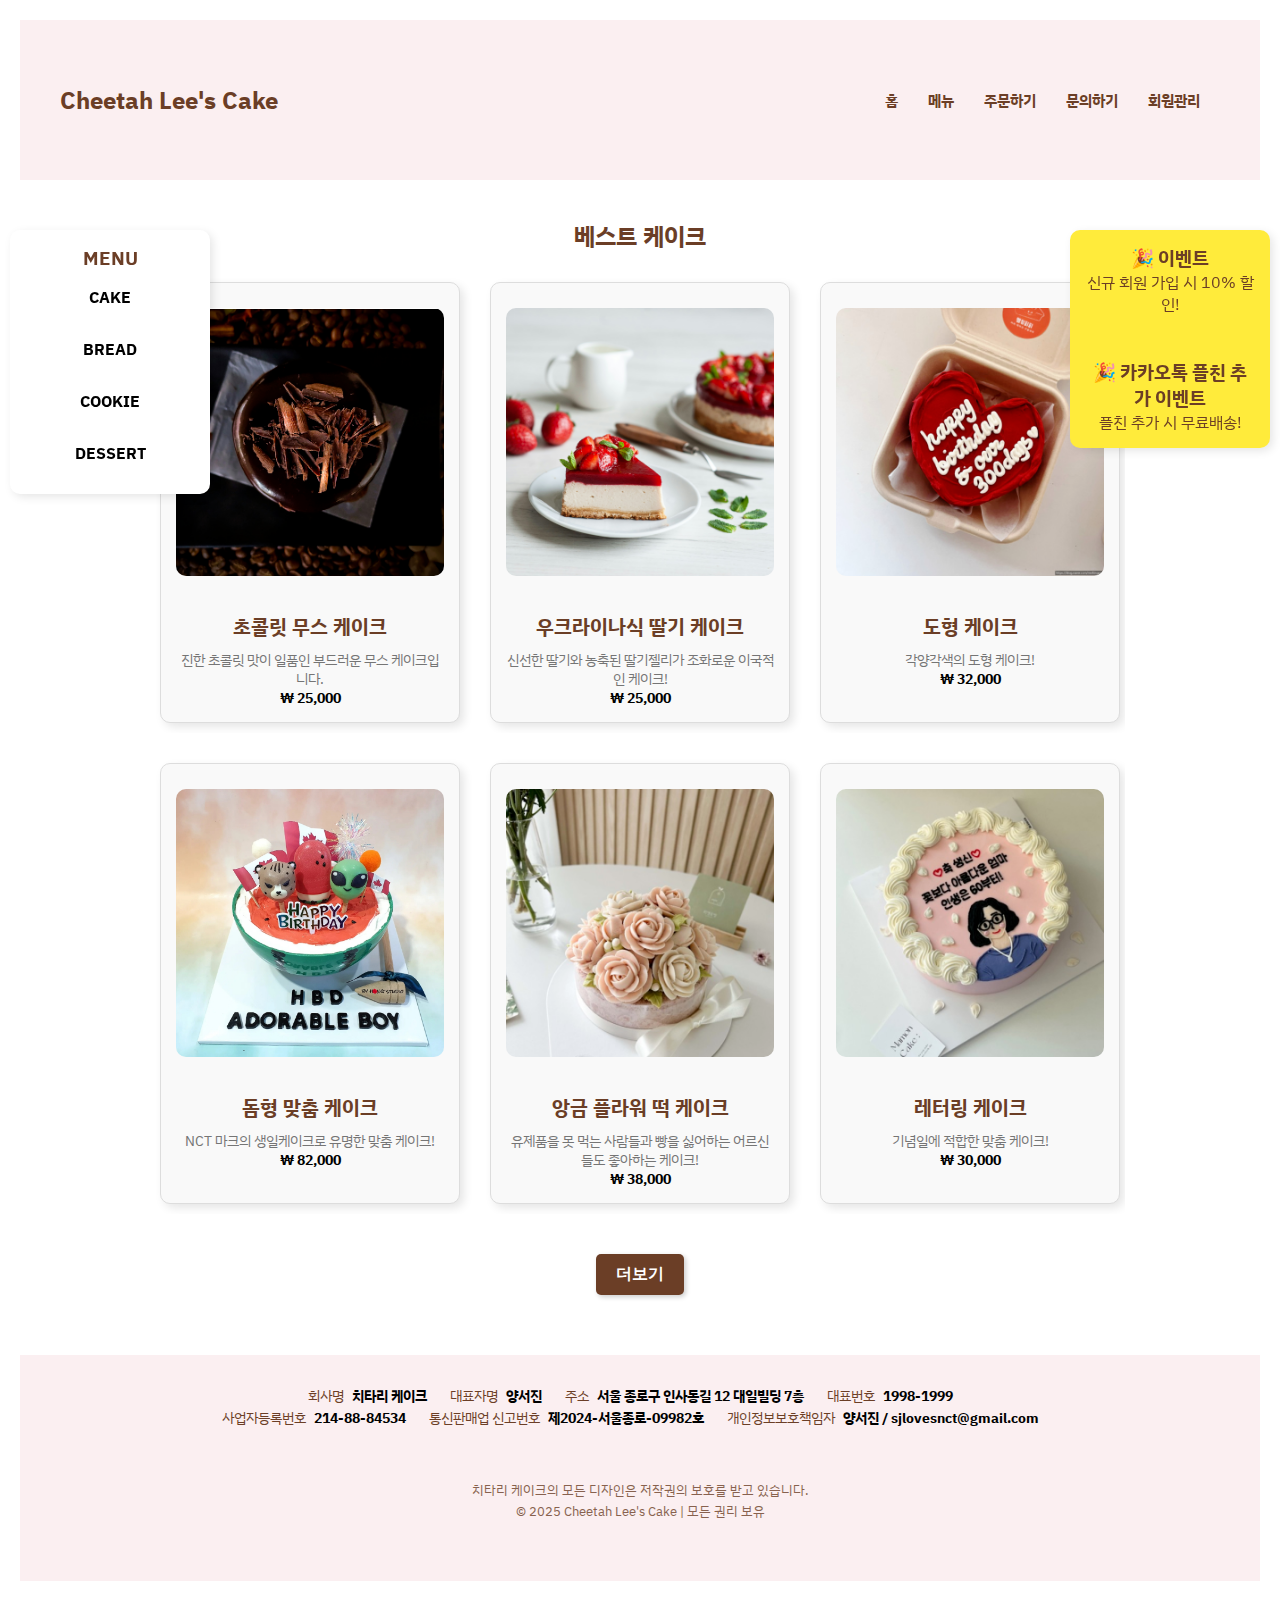
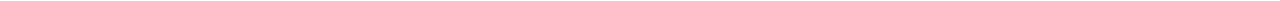
<file: index.html>
<!DOCTYPE html>
<html lang="ko">
    <head>
        <meta charset="UTF-8">
        <meta name="viewport" content="width=device-width, initial-scale=1.0">
        <link href="https://fonts.googleapis.com/css2?family=IBM+Plex+Sans+KR&display=swap" rel="stylesheet">
        <title>Cheetah Lee's Cake</title>
        <link rel="stylesheet" href="style.css">
    </head>
<body>

<header>
	<div class="logo" id="logo">
		<a href="#" onclick="showHomeSection(); return false;">Cheetah Lee's Cake</a>
	</div>
	<nav>
		<a href="index.html" id="showHome">홈</a>
		<a href="categ.html">메뉴</a>
		<a href="order.html">주문하기</a>
		<a href="qna.html">문의하기</a>
		<a href="cakeshoplogin.html" id="showLogin">회원관리</a>
	</nav>
</header>

<aside id="left-aside">
    <h3>MENU</h3>
    <ul class="category-menu">
        <li class="dropdown">
            <a href="cake.html">CAKE</a>
            <ul class="submenu">
                <li><a href="ricecake.html">앙금케이크<span class="move"></span></a></li>
                <li><a href="lunchbox.html">도시락케이크<span class="move"></span></a></li>
                <li><a href="letter.html">레터링케이크<span class="move"></span></a></li>
                <li class="dropdown">
                    <a href="#">도형케이크<span class="move"></span></a>
                    <ul class="submenu">
                        <li><a href="circle.html">원형</a></li>
                        <li><a href="heart.html">하트</a></li>
                        <li><a href="char.html">캐릭터</a></li>
                    </ul>
                </li>
            </ul>
        </li>
        <li class="dropdown">
                <a href="bread.html">BREAD</a>
                <ul class="submenu">
                    <li><a href="plain.html">식빵<span class="move"></span></a></li>
                </ul>
        </li>
        <li class="dropdown">
            <a href="cookies.html">COOKIE</a>
                <ul class="submenu">
                    <li><a href="smorescookie.html">스모어쿠키<span class="move"></span></a></li>
                    <li><a href="carrotcookie.html">당근쿠키<span class="move"></span></a></li>
                    <li><a href="buttercookie.html">버터쿠키<span class="move"></span></a></li>
                </ul>
        </li>
        <li class="dropdown">
            <a href="dessert.html">DESSERT</a>
                <ul class="submenu">
                    <li><a href="tart.html">타르트<span class="move"></span></a></li>
                    <li><a href="pudding.html">푸딩<span class="move"></span></a></li>
                </ul>
        </li>
    </ul>
</aside>
<aside id="right-aside">
    <h3>🎉 이벤트</h3>
    <p>신규 회원 가입 시 10% 할인!</p>
    <!-- <img src="https://via.placeholder.com/150" alt="광고 이미지"> -->
    <br><br>
    <h3>🎉 카카오톡 플친 추가 이벤트</h3>
    <p>플친 추가 시 무료배송!</p>
    <!-- <img src="https://via.placeholder.com/150" alt="광고 이미지"> -->
</aside>

<main>
    <!-- 로그인 페이지 (기본적으로 숨김) -->
	<section id="loginSection" style="display: none;">
		<h2>로그인</h2>
		<form action="#" method="POST">
			<input type="text" placeholder="아이디" required><br><br>
			<input type="password" placeholder="비밀번호" required><br><br>
			<button type="submit">로그인</button>
		</form>
		<div class="links">
			<a href="#">아이디 찾기</a> | 
			<a href="#">비밀번호 찾기</a> | 
			<a href="#" id="showRegister">회원가입</a>
		</div>
		<!-- 회원가입 폼 (기본적으로 숨김) -->
		<div id="registerForm" style="display: none;">
			<h2>회원가입</h2>
			<form>
				<input type="text" placeholder="이름" required>
				<input type="text" placeholder="아이디" required>
				<input type="password" placeholder="비밀번호" required>
				<input type="number" placeholder="나이" required>
				<<select required>
					<option value="" disabled selected>선택</option>
                    <option value="Secret">미선택</option>
					<option value="Male">남성</option>
					<option value="Female">여성</option>
				</select>
				<input type="text" placeholder="주소" required>
				<button type="submit">회원가입</button>
			</form>
			<p>이미 계정이 있으신가요? <a href="#" id="showLoginAgain">로그인</a></p>
		</div>
	</section>

    <!-- 베스트셀러 섹션 -->
    <section id="homeSection">
        <h2>베스트 케이크</h2>
        <div class="article-container">
            <article class="cake-card">
                <h3><a href="#"><img src="cakeshop/chocolatemousses.png"><br>초콜릿 무스 케이크</a></h3>
                <p>진한 초콜릿 맛이 일품인 부드러운 무스 케이크입니다.</p>
                <p><span class="price">₩ 25,000</span></p> 
            </article>
            <article class="cake-card">
                <h3><a href="#"><img src="cakeshop/ukr2strawberrycake.png"><br>우크라이나식 딸기 케이크</a></h3>
                <p>신선한 딸기와 농축된 딸기젤리가 조화로운 이국적인 케이크!</p>
                <p><span class="price">₩ 25,000</span></p> 
            </article>
            <article class="cake-card">
                <h3><a href="#"><img src="cakeshop/도형1.png"><br>도형 케이크</a></h3>
                <p>각양각색의 도형 케이크!</p>
                <p><span class="price">₩ 32,000</span></p> 
            </article>
        </div>
        <div class="article-container">
            <article class="cake-card">
                <h3><a href="watermeloncake.html"><img src="cakeshop/수박케이크내부.jpg"><br>돔형 맞춤 케이크</a></h3>
                <p>NCT 마크의 생일케이크로 유명한 맞춤 케이크!</p>
                <p><span class="price">₩ 82,000</span></p> 
            </article>
            <article class="cake-card">
                <h3><a href="#"><img src="cakeshop/앙금플라워1단.png"><br>앙금 플라워 떡 케이크</a></h3>
                <p>유제품을 못 먹는 사람들과 빵을 싫어하는 어르신들도 좋아하는 케이크!</p>
                <p><span class="price">₩ 38,000</span></p> 
            </article>
            <article class="cake-card">
                <h3><a href="#"><img src="cakeshop/레터링1.png"><br>레터링 케이크</a></h3>
                <p>기념일에 적합한 맞춤 케이크!</p>
                <p><span class="price">₩ 30,000</span></p> 
            </article>
        </div>
        <div class="article-container hidden" id="moreCakes">
            <article class="cake-card">
                <h3><a href="#"><img src="cakeshop/fruittart.png" height="300px" width="300px"><br>과일 타르트</a></h3>
                <p>신선한 과일이 가득한 상큼한 타르트!</p>
                <p><span class="price">₩ 31,000원</span></p> 
            </article>
            <article class="cake-card">
                <h3><a href="#"><img src="cakeshop/matchacake.png" height="300px" width="300px"><br>말차 케이크</a></h3>
                <p>진한 말차 향과 부드러운 크림이 어우러진 말차 케이크!</p>
                <p><span class="price">₩ 35,000원</span></p> 
            </article>
            <article class="cake-card">
                <h3><a href="#"><img src="cakeshop/cheesecake.png" height="300px" width="300px"><br>뉴욕 치즈케이크</a></h3>
                <p>꾸덕하고 진한 뉴욕 스타일 치즈케이크!</p>
                <p><span class="price">₩ 33,000원</span></p> 
            </article>
        </div>
        
        <!-- 더보기 버튼 -->
        <button id="loadMoreBtn">더보기</button>
    </section>

	<!-- 돔형 맞춤 케이크 상세 페이지 -->
	<section id="watermelonCakeDetail" style="display: none;">
		<div class="cake-container">
			<div class="order-container">
				<!-- 이미지 슬라이드 -->
				<div class="cake-image">
					<button class="arrow-btn left">&lt;</button>
					<img src="cakeshop/수박케이크내부.jpg" alt="돔형 맞춤 케이크" class="slider-image" id="cakeinside-image">
					<button class="arrow-btn right">&gt;</button>
				</div>
				<script>
					const images = ["cakeshop/수박케이크내부.jpg","cakeshop/수박케이크외관.jpg"];
					let currentImageIndex = 0;
					const imageElement = document.getElementById("cakeinside-image");

					document.querySelector(".arrow-btn.left").addEventListener("click", () => {
						currentImageIndex = (currentImageIndex - 1 + images.length) % images.length;
						imageElement.src = images[currentImageIndex];
					});

					document.querySelector(".arrow-btn.right").addEventListener("click", () => {
						currentImageIndex = (currentImageIndex + 1) % images.length;
						imageElement.src = images[currentImageIndex];
					});
				</script>
				
				<!-- 케이크 상세 정보 -->
				<div class="cake-details">
					<h3>돔형 맞춤 케이크</h3>
					<p>NCT 마크의 생일케이크로 유명한 맞춤 케이크!</p>
					<p><strong>가격:</strong> ₩ 82,000원</p>
					
					<div class="order-form">
						<form action="#" method="POST" class="order-form">
							<label for="quantity">수량:</label>
							<input type="number" id="quantity" name="quantity" value="1" min="1" required>
							
							<div class="form-row">
								<label for="pickup-date">픽업 날짜:</label>
								<input type="date" class="date-picker" name="pickup-date" required>
								
								<button type="submit" class="order-btn" onclick="location.href='cart.html'">구매하기</button>
							</div>
						</form>
					</div>
				</div>
			</div>
		</div>
	</section>
</main>
<footer>
    <div class="info">
        회사명 <span>치타리 케이크</span> 대표자명 <span>양서진</span> 주소 <span>서울 종로구 인사동길 12 대일빌딩 7층</span> 대표번호 <span>1998-1999</span>
        <br>
        사업자등록번호
        <span>214-88-84534</span>
        통신판매업 신고번호
        <span>제2024-서울종로-09982호</span>
        개인정보보호책임자
        <span>양서진 / sjlovesnct@gmail.com</span>
    </div>
    <div class="protect">
        치타리 케이크의 모든 디자인은 저작권의 보호를 받고 있습니다.<br>
        © 2025 Cheetah Lee's Cake | 모든 권리 보유
    </div>
</footer>
<script src="script.js"></script>
</body>
</html>
</file>
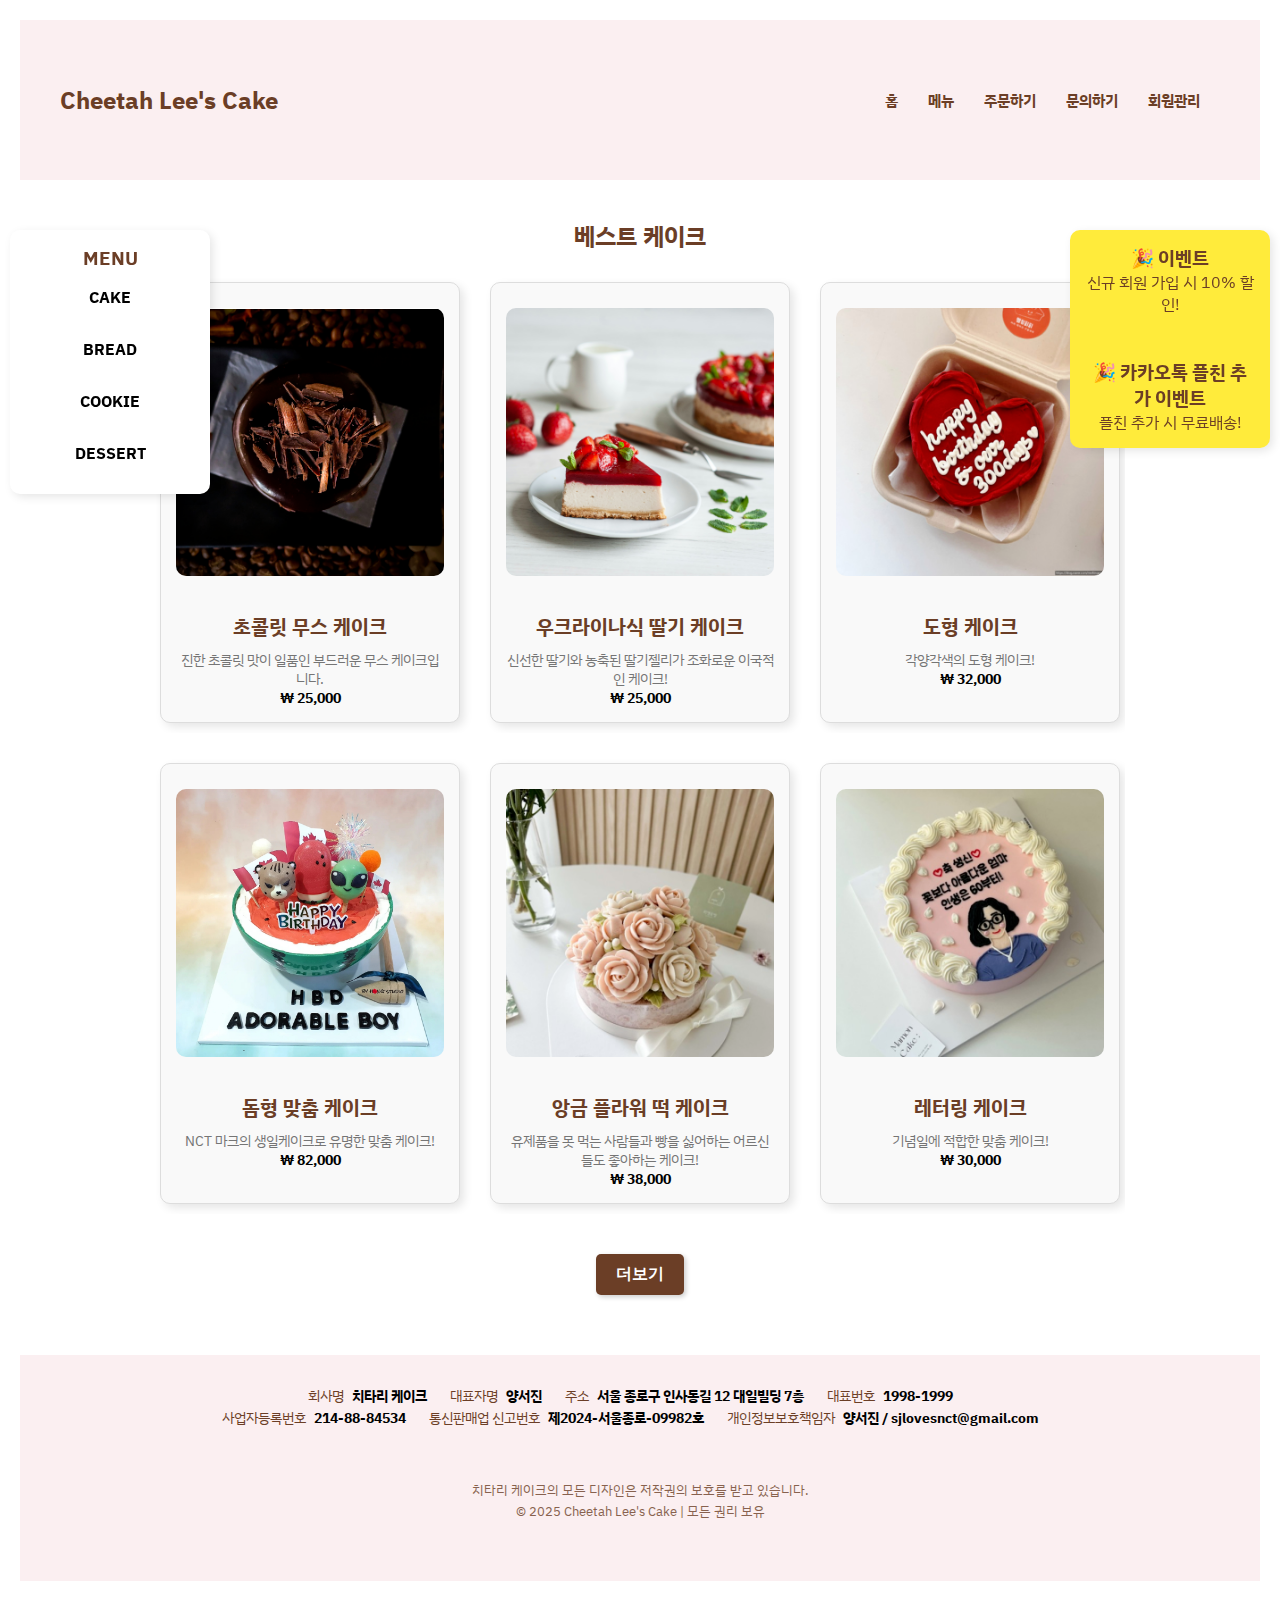
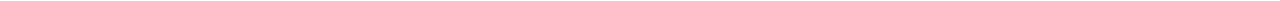
<file: 양서진_20250214/index.html>
<!DOCTYPE html>
<html lang="ko">
    <head>
        <meta charset="UTF-8">
        <meta name="viewport" content="width=device-width, initial-scale=1.0">
        <link href="https://fonts.googleapis.com/css2?family=IBM+Plex+Sans+KR&display=swap" rel="stylesheet">
        <title>Cheetah Lee's Cake</title>
        <link rel="stylesheet" href="style.css">
    </head>
<body>

<header>
    <div class="logo" id="logo">
        <a href="#" onclick="showHomeSection(); return false;">Cheetah Lee's Cake</a>
    </div>
    <nav>
        <a href="index.html" id="showHome">홈</a>
        <a href="categ.html">메뉴</a>
        <a href="order.html">주문하기</a>
        <a href="qna.html">문의하기</a>
        <a href="cakeshoplogin.html" id="showLogin">회원관리</a>
    </nav>
</header>


<aside id="left-aside">
    <h3>MENU</h3>
    <ul class="category-menu">
        <li class="dropdown">
            <a href="cake.html">CAKE</a>
            <ul class="submenu">
                <li><a href="ricecake.html">앙금케이크<span class="move"></span></a></li>
                <li><a href="lunchbox.html">도시락케이크<span class="move"></span></a></li>
                <li><a href="letter.html">레터링케이크<span class="move"></span></a></li>
                <li class="dropdown">
                    <a href="#">도형케이크<span class="move"></span></a>
                    <ul class="submenu">
                        <li><a href="circle.html">원형</a></li>
                        <li><a href="heart.html">하트</a></li>
                        <li><a href="char.html">캐릭터</a></li>
                    </ul>
                </li>
            </ul>
        </li>
        <li class="dropdown">
                <a href="bread.html">BREAD</a>
                <ul class="submenu">
                    <li><a href="plain.html">식빵<span class="move"></span></a></li>
                </ul>
        </li>
        <li class="dropdown">
            <a href="cookies.html">COOKIE</a>
                <ul class="submenu">
                    <li><a href="smorescookie.html">스모어쿠키<span class="move"></span></a></li>
                    <li><a href="carrotcookie.html">당근쿠키<span class="move"></span></a></li>
                    <li><a href="buttercookie.html">버터쿠키<span class="move"></span></a></li>
                </ul>
        </li>
        <li class="dropdown">
            <a href="dessert.html">DESSERT</a>
                <ul class="submenu">
                    <li><a href="tart.html">타르트<span class="move"></span></a></li>
                    <li><a href="pudding.html">푸딩<span class="move"></span></a></li>
                </ul>
        </li>
    </ul>
</aside>
<aside id="right-aside">
    <h3>🎉 이벤트</h3>
    <p>신규 회원 가입 시 10% 할인!</p>
    <!-- <img src="적절한 광고 이미지가 없다..." alt="광고 이미지"> -->
    <br><br>
    <h3>🎉 카카오톡 플친 추가 이벤트</h3>
    <p>플친 추가 시 무료배송!</p>
    <!-- <img src="적절한 광고 이미지가 없다..." alt="광고 이미지"> -->
</aside>
<main>
    <!-- 베스트셀러 섹션 -->
    <section id="homeSection">
        <h2>베스트 케이크</h2>
        <div class="article-container">
            <article class="cake-card">
                <h3><a href="#"><img src="cakeshop/chocolatemousses.png"><br>초콜릿 무스 케이크</a></h3>
                <p>진한 초콜릿 맛이 일품인 부드러운 무스 케이크입니다.</p>
                <p><span class="price">₩ 25,000</span></p> 
            </article>
            <article class="cake-card">
                <h3><a href="#"><img src="cakeshop/ukr2strawberrycake.png"><br>우크라이나식 딸기 케이크</a></h3>
                <p>신선한 딸기와 농축된 딸기젤리가 조화로운 이국적인 케이크!</p>
                <p><span class="price">₩ 25,000</span></p> 
            </article>
            <article class="cake-card">
                <h3><a href="#"><img src="cakeshop/도형1.png"><br>도형 케이크</a></h3>
                <p>각양각색의 도형 케이크!</p>
                <p><span class="price">₩ 32,000</span></p> 
            </article>
        </div>
        <div class="article-container">
            <article class="cake-card">
                <h3><a href="watermeloncake.html"><img src="cakeshop/수박케이크내부.jpg"><br>돔형 맞춤 케이크</a></h3>
                <p>NCT 마크의 생일케이크로 유명한 맞춤 케이크!</p>
                <p><span class="price">₩ 82,000</span></p> 
            </article>
            <article class="cake-card">
                <h3><a href="#"><img src="cakeshop/앙금플라워1단.png"><br>앙금 플라워 떡 케이크</a></h3>
                <p>유제품을 못 먹는 사람들과 빵을 싫어하는 어르신들도 좋아하는 케이크!</p>
                <p><span class="price">₩ 38,000</span></p> 
            </article>
            <article class="cake-card">
                <h3><a href="#"><img src="cakeshop/레터링1.png"><br>레터링 케이크</a></h3>
                <p>기념일에 적합한 맞춤 케이크!</p>
                <p><span class="price">₩ 30,000</span></p> 
            </article>
        </div>
        <div class="article-container hidden" id="moreCakes">
            <article class="cake-card">
                <h3><a href="#"><img src="cakeshop/fruittart.png" height="300px" width="300px"><br>과일 타르트</a></h3>
                <p>신선한 과일이 가득한 상큼한 타르트!</p>
                <p><span class="price">₩ 31,000원</span></p> 
            </article>
            <article class="cake-card">
                <h3><a href="#"><img src="cakeshop/matchacake.png" height="300px" width="300px"><br>말차 케이크</a></h3>
                <p>진한 말차 향과 부드러운 크림이 어우러진 말차 케이크!</p>
                <p><span class="price">₩ 35,000원</span></p> 
            </article>
            <article class="cake-card">
                <h3><a href="#"><img src="cakeshop/cheesecake.png" height="300px" width="300px"><br>뉴욕 치즈케이크</a></h3>
                <p>꾸덕하고 진한 뉴욕 스타일 치즈케이크!</p>
                <p><span class="price">₩ 33,000원</span></p> 
            </article>
        </div>
        
        <!-- 더보기 버튼 -->
        <button id="loadMoreBtn">더보기</button>
        
    </section>
</main>

<footer>
    <div class="info">
        회사명 <span>치타리 케이크</span> 대표자명 <span>양서진</span> 주소 <span>서울 종로구 인사동길 12 대일빌딩 7층</span> 대표번호 <span>1998-1999</span>
        <br>
        사업자등록번호
        <span>214-88-84534</span>
        통신판매업 신고번호
        <span>제2024-서울종로-09982호</span>
        개인정보보호책임자
        <span>양서진 / sjlovesnct@gmail.com</span>
    </div>
    <div class="protect">
        치타리 케이크의 모든 디자인은 저작권의 보호를 받고 있습니다.<br>
        © 2025 Cheetah Lee's Cake | 모든 권리 보유
    </div>
</footer>
<script src="script.js"></script>
</body>
</html>
</file>
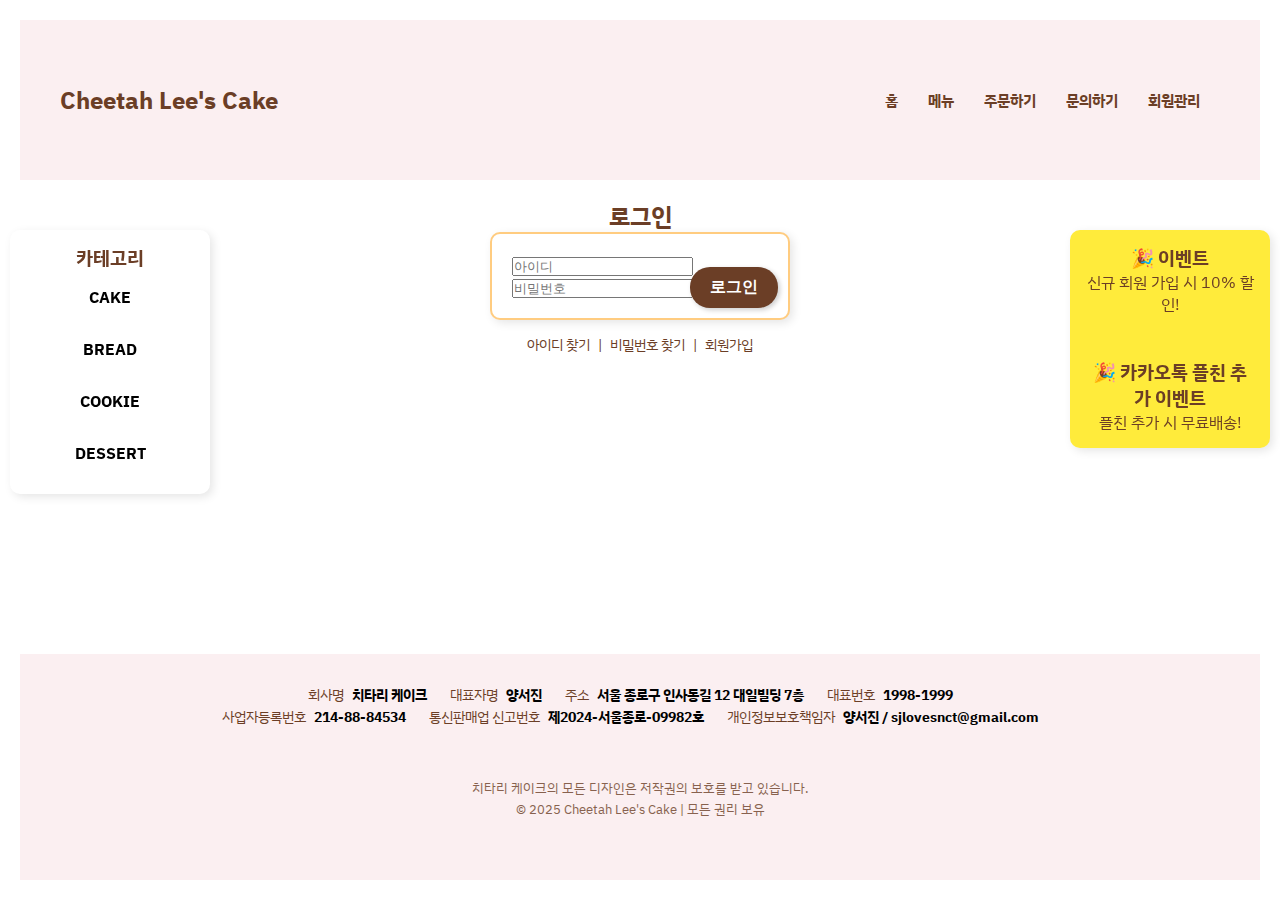
<file: cakeshoplogin.html>
<!DOCTYPE html>
<html lang="ko">
<head>
    <meta charset="UTF-8">
    <meta name="viewport" content="width=device-width, initial-scale=1.0">
    <link href="https://fonts.googleapis.com/css2?family=IBM+Plex+Sans+KR&display=swap" rel="stylesheet">
    <title>회원관리</title>
    <link rel="stylesheet" href="style.css">
</head>
<body>
    <header>
        <div class="logo" id="logo">
            <a href="index.html" onclick="showHomeSection(); return false;">Cheetah Lee's Cake</a>
        </div>
        <nav>
            <a href="index.html">홈</a>
            <a href="categ.html">메뉴</a>
            <a href="order.html">주문하기</a>
            <a href="QNA.html">문의하기</a>
            <a href="#" id="manageAccount">회원관리</a>
        </nav>
    </header>
    
    
    
    <main>
        <aside id="left-aside">
            <h3>카테고리</h3>
            <ul class="category-menu">
                <li class="dropdown">
                    <a href="cake.html">CAKE</a>
                    <ul class="submenu">
                        <li><a href="ricecake.html">앙금케이크<span class="move"></span></a></li>
                        <li><a href="lunchbox.html">도시락케이크<span class="move"></span></a></li>
                        <li><a href="letter.html">레터링케이크<span class="move"></span></a></li>
                        <li class="dropdown"><a href="#">도형케이크<span class="move"></span></a>
                            <ul class="submenu">
                                <li><a href="circle.html">원형</a></li>
                                <li><a href="heart.html">하트</a></li>
                                <li><a href="char.html">캐릭터</a></li>
                            </ul>
                        </li>
                    </ul>
                </li>
                <li class="dropdown">
                        <a href="bread.html">BREAD</a>
                        <ul class="submenu">
                            <li><a href="plain.html">식빵<span class="move"></span></a></li>
                        </ul>
                </li>
                <li class="dropdown">
                    <a href="cookies.html">COOKIE</a>
                        <ul class="submenu">
                            <li><a href="smorescookie.html">스모어쿠키<span class="move"></span></a></li>
                            <li><a href="carrotcookie.html">당근쿠키<span class="move"></span></a></li>
                            <li><a href="buttercookie.html">버터쿠키<span class="move"></span></a></li>
                        </ul>
                </li>
                <li><a href="dessert.html">DESSERT</a></li>
            </ul>
        </aside>
    
        <div class="container">
            <!-- 로그인 폼 -->
            <div id="loginForm">
                <h2>로그인</h2>
                <form action="#" method="POST" class="login-form">
                    <input type="text" placeholder="아이디" required><br>
                    <input type="password" placeholder="비밀번호" required>
                    <button type="submit">로그인</button>
                </form>
                <div class="links">
                    <a href="#">아이디 찾기</a> | 
                    <a href="#">비밀번호 찾기</a> | 
                    <a href="#" id="showRegister">회원가입</a>
                </div>
            </div>
    
            <!-- 회원가입 폼 -->
            <div id="registerForm" style="display: none;">
                <h2>회원가입</h2>
                <form>
                    <input type="text" placeholder="이름" required><br><br>
                    <input type="text" placeholder="아이디" required><br><br>
                    <input type="password" placeholder="비밀번호" required><br><br>
                    <input type="number" placeholder="나이" required><br><br>
                    <select required>
                        <option value="Male">남성</option>
                        <option value="Female">여성</option>
                        <option value="Other">기타</option>
                    </select><br><br>
                    <input type="text" placeholder="주소" required>
                    <button type="submit">회원가입</button>
                </form>
                <p>이미 계정이 있으신가요? <a href="#" id="showLogin">로그인</a></p>
            </div>
        </div>
    </main>
    <script>
        document.getElementById("showRegister").addEventListener("click", function() {
            document.getElementById("loginForm").style.display = "none";
            document.getElementById("registerForm").style.display = "block";
        });

        document.getElementById("showLogin").addEventListener("click", function() {
            document.getElementById("registerForm").style.display = "none";
            document.getElementById("loginForm").style.display = "block";
        });
    </script>
    <aside id="right-aside">
        <h3>🎉 이벤트</h3>
        <p>신규 회원 가입 시 10% 할인!</p>
        <!-- <img src="https://via.placeholder.com/150" alt="광고 이미지"> -->
        <br><br>
        <h3>🎉 카카오톡 플친 추가 이벤트</h3>
        <p>플친 추가 시 무료배송!</p>
        <!-- <img src="https://via.placeholder.com/150" alt="광고 이미지"> -->
    </aside>
    <footer>
        <div class="info">
            회사명 <span>치타리 케이크</span> 대표자명 <span>양서진</span> 주소 <span>서울 종로구 인사동길 12 대일빌딩 7층</span> 대표번호 <span>1998-1999</span>
            <br>
            사업자등록번호
            <span>214-88-84534</span>
            통신판매업 신고번호
            <span>제2024-서울종로-09982호</span>
            개인정보보호책임자
            <span>양서진 / sjlovesnct@gmail.com</span>
        </div>
        <div class="protect">
            치타리 케이크의 모든 디자인은 저작권의 보호를 받고 있습니다.<br>
            © 2025 Cheetah Lee's Cake | 모든 권리 보유
        </div>
    </footer>
<script src="script.js"></script>
</body>
</html>
</file>
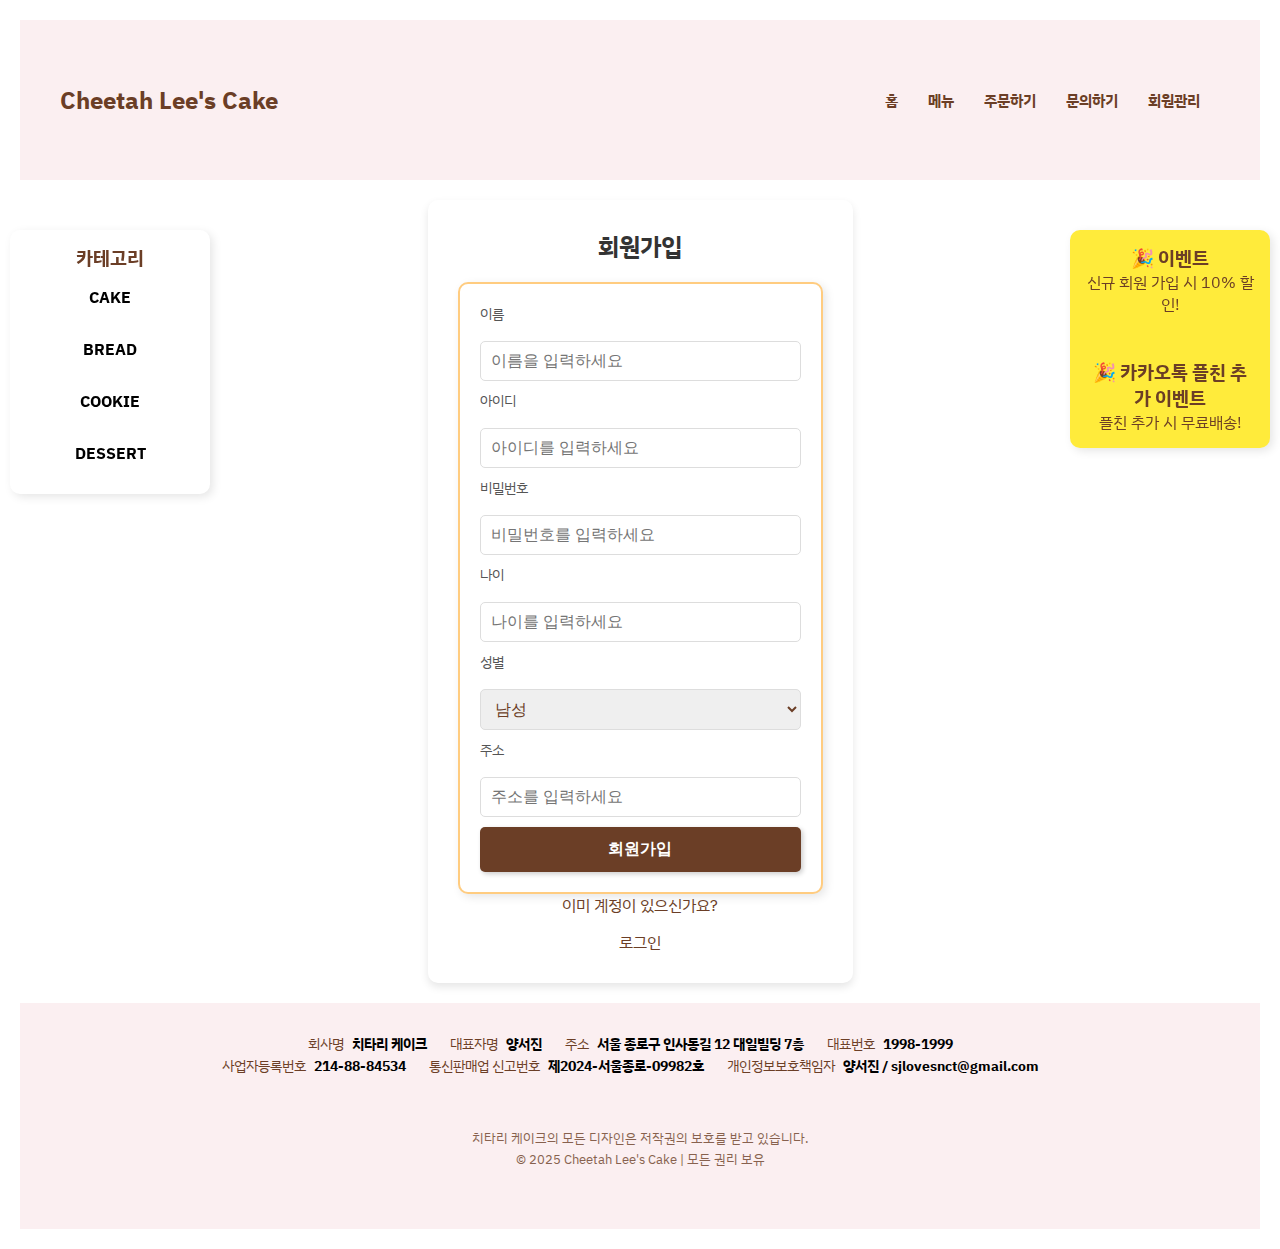
<file: join.html>
<!DOCTYPE html>
<html lang="ko">
<head>
    <meta charset="UTF-8">
    <meta name="viewport" content="width=device-width, initial-scale=1.0">
    <link href="https://fonts.googleapis.com/css2?family=IBM+Plex+Sans+KR&display=swap" rel="stylesheet">
    <title>회원관리</title>
    <link rel="stylesheet" href="style.css">
</head>
<body>
    <header>
        <div class="logo" id="logo">
            <a href="index.html" onclick="showHomeSection(); return false;">Cheetah Lee's Cake</a>
        </div>
        <nav>
            <a href="index.html">홈</a>
            <a href="categ.html">메뉴</a>
            <a href="order.html">주문하기</a>
            <a href="QNA.html">문의하기</a>
            <a href="cakeshoplogin.html">회원관리</a>
        </nav>
    </header>
    
    <main>
        <aside id="left-aside">
            <h3>카테고리</h3>
            <ul class="category-menu">
                <li class="dropdown">
                    <a href="cake.html">CAKE</a>
                    <ul class="submenu">
                        <li><a href="ricecake.html">앙금케이크<span class="move"></span></a></li>
                        <li><a href="lunchbox.html">도시락케이크<span class="move"></span></a></li>
                        <li><a href="letter.html">레터링케이크<span class="move"></span></a></li>
                        <li class="dropdown"><a href="#">도형케이크<span class="move"></span></a>
                            <ul class="submenu">
                                <li><a href="circle.html">원형</a></li>
                                <li><a href="heart.html">하트</a></li>
                                <li><a href="char.html">캐릭터</a></li>
                            </ul>
                        </li>
                    </ul>
                </li>
                <li class="dropdown">
                        <a href="bread.html">BREAD</a>
                        <ul class="submenu">
                            <li><a href="plain.html">식빵<span class="move"></span></a></li>
                        </ul>
                </li>
                <li class="dropdown">
                    <a href="cookies.html">COOKIE</a>
                        <ul class="submenu">
                            <li><a href="smorescookie.html">스모어쿠키<span class="move"></span></a></li>
                            <li><a href="carrotcookie.html">당근쿠키<span class="move"></span></a></li>
                            <li><a href="buttercookie.html">버터쿠키<span class="move"></span></a></li>
                        </ul>
                </li>
                <li><a href="dessert.html">DESSERT</a></li>
            </ul>
        </aside>
    
        <div class="signup-container">
            <h2>회원가입</h2>
            <form id="registerForm">
                <label for="name">이름</label>
                <input type="text" id="name" name="name" required placeholder="이름을 입력하세요">
    
                <label for="username">아이디</label>
                <input type="text" id="username" name="username" required placeholder="아이디를 입력하세요">
    
                <label for="password">비밀번호</label>
                <input type="password" id="password" name="password" required placeholder="비밀번호를 입력하세요">
    
                <label for="age">나이</label>
                <input type="number" id="age" name="age" required placeholder="나이를 입력하세요">
    
                <label for="gender">성별</label>
                <select id="gender" name="gender" required>
                    <option value="Male">남성</option>
                    <option value="Female">여성</option>
                    <option value="Other">기타</option>
                </select>
    
                <label for="address">주소</label>
                <input type="text" id="address" name="address" required placeholder="주소를 입력하세요">
    
                <button type="submit">회원가입</button>
            </form>
    
            <p>이미 계정이 있으신가요? <a href="/login">로그인</a></p>
        </div>
    
        <script>
            document.getElementById('registerForm').addEventListener('submit', function(event) {
                event.preventDefault();
                
                const userData = {
                    name: document.getElementById('name').value,
                    username: document.getElementById('username').value,
                    password: document.getElementById('password').value,
                    age: document.getElementById('age').value,
                    gender: document.getElementById('gender').value,
                    address: document.getElementById('address').value,
                };
    
                fetch('http://localhost:5000/register', {
                    method: 'POST',
                    headers: {
                        'Content-Type': 'application/json',
                    },
                    body: JSON.stringify(userData),
                })
                .then(response => response.json())
                .then(data => {
                    alert(data.message);
                })
                .catch(error => {
                    console.error('Error:', error);
                });
            });
        </script>
    </main>
    <aside id="right-aside">
        <h3>🎉 이벤트</h3>
        <p>신규 회원 가입 시 10% 할인!</p>
        <!-- <img src="https://via.placeholder.com/150" alt="광고 이미지"> -->
        <br><br>
        <h3>🎉 카카오톡 플친 추가 이벤트</h3>
        <p>플친 추가 시 무료배송!</p>
        <!-- <img src="https://via.placeholder.com/150" alt="광고 이미지"> -->
    </aside>
    <footer>
        <div class="info">
            회사명 <span>치타리 케이크</span> 대표자명 <span>양서진</span> 주소 <span>서울 종로구 인사동길 12 대일빌딩 7층</span> 대표번호 <span>1998-1999</span>
            <br>
            사업자등록번호
            <span>214-88-84534</span>
            통신판매업 신고번호
            <span>제2024-서울종로-09982호</span>
            개인정보보호책임자
            <span>양서진 / sjlovesnct@gmail.com</span>
        </div>
        <div class="protect">
            치타리 케이크의 모든 디자인은 저작권의 보호를 받고 있습니다.<br>
            © 2025 Cheetah Lee's Cake | 모든 권리 보유
        </div>
    </footer>
<script src="script.js"></script>
</body>
</html>
</file>
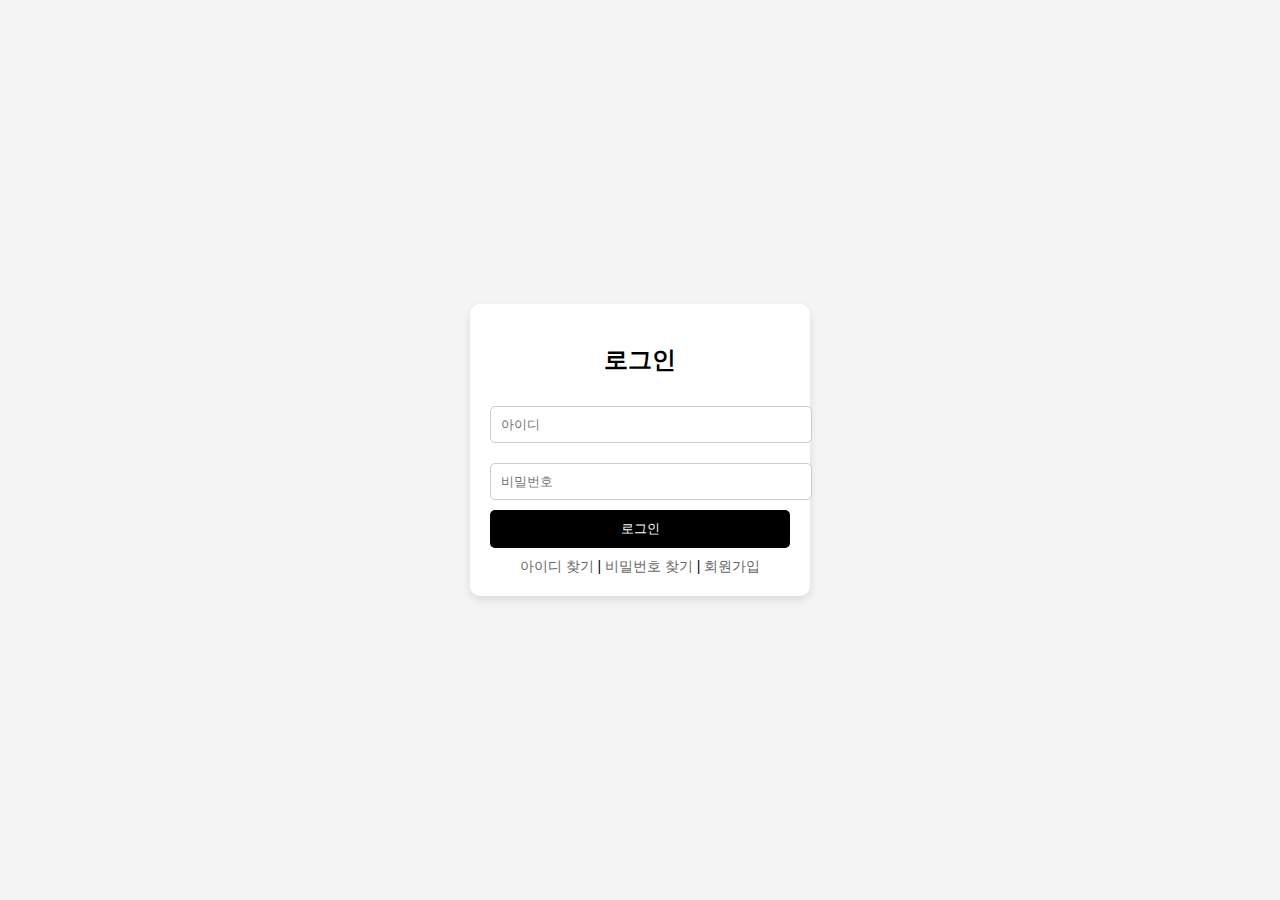
<file: smtownlogin.html>
<!DOCTYPE html>
<html lang="ko">
<head>
    <meta charset="UTF-8">
    <meta name="viewport" content="width=device-width, initial-scale=1.0">
    <title>로그인 | SMTOWN &STORE</title>
    <style>
        body {
            font-family: Arial, sans-serif;
            background-color: #f4f4f4;
            display: flex;
            justify-content: center;
            align-items: center;
            height: 100vh;
            margin: 0;
        }
        .login-container {
            background: white;
            padding: 20px;
            border-radius: 10px;
            box-shadow: 0 4px 8px rgba(0, 0, 0, 0.1);
            width: 300px;
            text-align: center;
        }
        .login-container h2 {
            margin-bottom: 20px;
        }
        input {
            width: 100%;
            padding: 10px;
            margin: 10px 0;
            border: 1px solid #ccc;
            border-radius: 5px;
        }
        .login-btn {
            background-color: #000;
            color: white;
            border: none;
            padding: 10px;
            width: 100%;
            border-radius: 5px;
            cursor: pointer;
        }
        .login-btn:hover {
            background-color: #333;
        }
        .links {
            margin-top: 10px;
            font-size: 14px;
        }
        .links a {
            color: #666;
            text-decoration: none;
        }
        .links a:hover {
            text-decoration: underline;
        }
    </style>
</head>
<body>

    <div class="login-container">
        <h2>로그인</h2>
        <form action="/member/login_process.html" method="POST">
            <input type="text" name="userId" placeholder="아이디" required>
            <input type="password" name="password" placeholder="비밀번호" required>
            <button type="submit" class="login-btn">로그인</button>
        </form>
        <div class="links">
            <a href="#">아이디 찾기</a> | 
            <a href="#">비밀번호 찾기</a> | 
            <a href="#">회원가입</a>
        </div>
    </div>

</body>
</html>
</file>
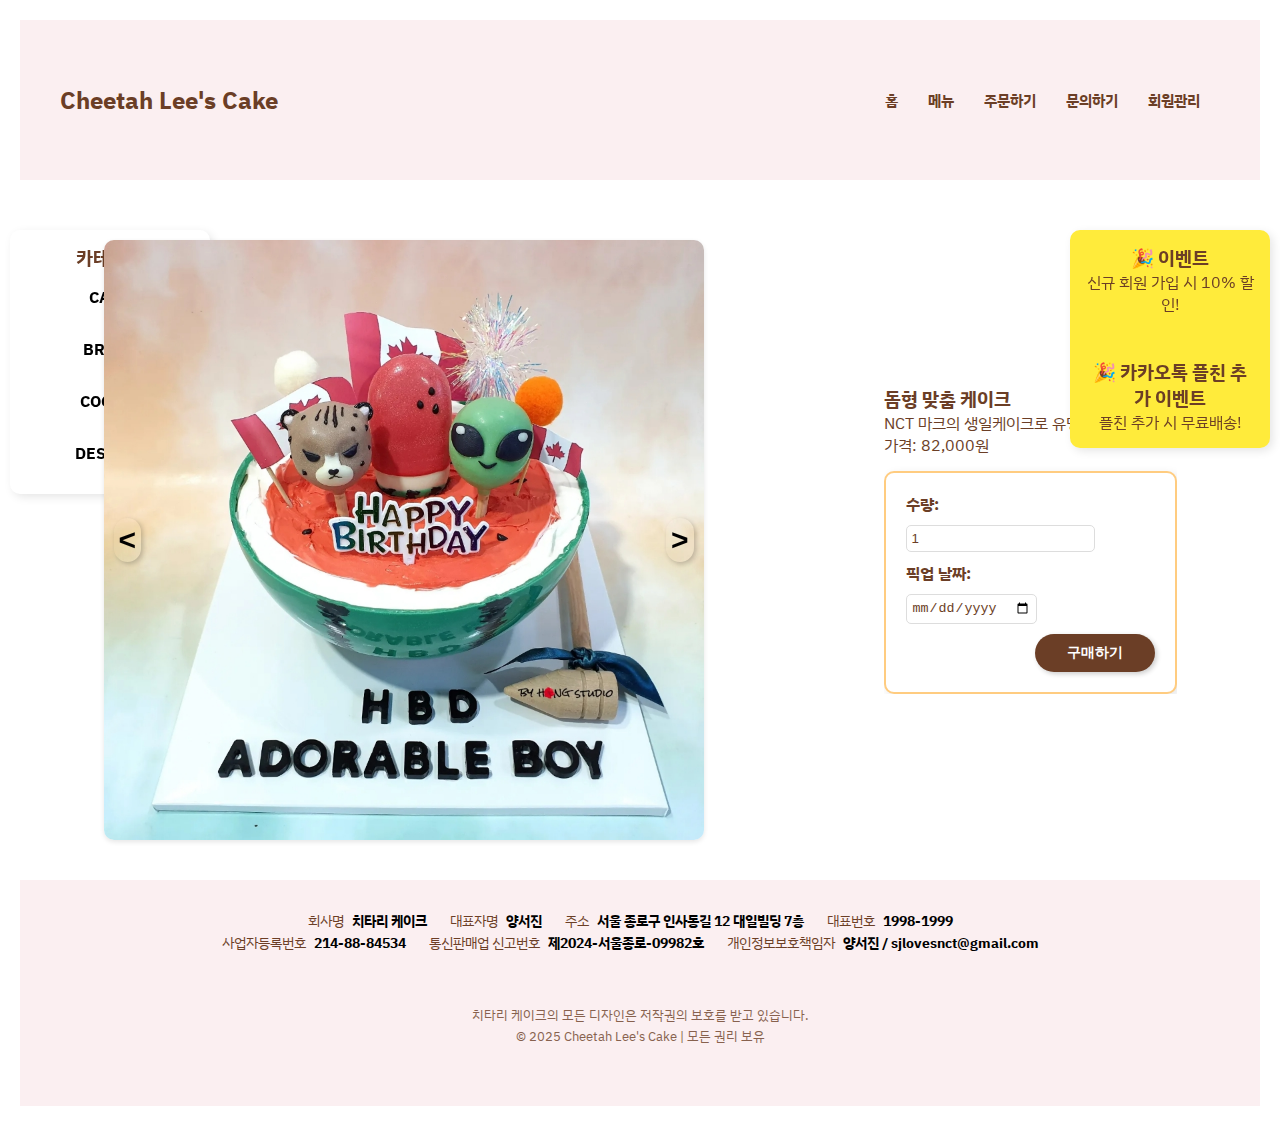
<file: watermeloncake.html>
<!DOCTYPE html>
<html lang="ko">
<head>
    <meta charset="UTF-8">
    <meta name="viewport" content="width=device-width, initial-scale=1.0">
    <link href="https://fonts.googleapis.com/css2?family=IBM+Plex+Sans+KR&display=swap" rel="stylesheet">
    <title>Cheetah Lee's Cake - 돔형 맞춤 케이크</title>
    <link rel="stylesheet" href="style.css">
</head>
<body>

<header>
    <div class="logo" id="logo">
        <a href="index.html" onclick="showHomeSection(); return false;">Cheetah Lee's Cake</a>
    </div>
    <nav>
        <a href="index.html">홈</a>
        <a href="categ.html">메뉴</a>
        <a href="order.html">주문하기</a>
        <a href="QNA.html">문의하기</a>
        <a href="cakeshoplogin.html">회원관리</a>
    </nav>
</header>

<main>
    <aside id="left-aside">
        <h3>카테고리</h3>
        <ul class="category-menu">
            <li class="dropdown">
                <a href="cake.html">CAKE</a>
                <ul class="submenu">
                    <li><a href="ricecake.html">앙금케이크<span class="move"></span></a></li>
                    <li><a href="lunchbox.html">도시락케이크<span class="move"></span></a></li>
                    <li><a href="letter.html">레터링케이크<span class="move"></span></a></li>
                    <li class="dropdown"><a href="#">도형케이크<span class="move"></span></a>
                        <ul class="submenu">
                            <li><a href="circle.html">원형</a></li>
                            <li><a href="heart.html">하트</a></li>
                            <li><a href="char.html">캐릭터</a></li>
                        </ul>
                    </li>
                </ul>
            </li>
            <li class="dropdown">
                    <a href="bread.html">BREAD</a>
                    <ul class="submenu">
                        <li><a href="plain.html">식빵<span class="move"></span></a></li>
                    </ul>
            </li>
            <li class="dropdown">
                <a href="cookies.html">COOKIE</a>
                    <ul class="submenu">
                        <li><a href="smorescookie.html">스모어쿠키<span class="move"></span></a></li>
                        <li><a href="carrotcookie.html">당근쿠키<span class="move"></span></a></li>
                        <li><a href="buttercookie.html">버터쿠키<span class="move"></span></a></li>
                    </ul>
            </li>
            <li><a href="dessert.html">DESSERT</a></li>
        </ul>
    </aside>

    <section>
        <div class="cake-container">
        <div class="order-container">
            <div class="cake-image">
                <button class="arrow-btn left">&lt;</button>
                <img src="cakeshop/수박케이크내부.jpg" alt="돔형 맞춤 케이크" id="cakeinside-image">
                <button class="arrow-btn right">&gt;</button>
            </div>
            <script>
                const images = ["cakeshop/수박케이크내부.jpg", "cakeshop/수박케이크외관.jpg"];
                let currentImageIndex = 0;
                const imageElement = document.getElementById("cakeinside-image");
                
                document.querySelector(".prev-btn").addEventListener("click", () => {
                    currentImageIndex = (currentImageIndex - 1 + images.length) % images.length;
                    imageElement.src = images[currentImageIndex];
                });
            
                document.querySelector(".next-btn").addEventListener("click", () => {
                    currentImageIndex = (currentImageIndex + 1) % images.length;
                    imageElement.src = images[currentImageIndex];
                });
            </script>
            <div class="cake-details">
                <h3>돔형 맞춤 케이크</h3>
                <p>NCT 마크의 생일케이크로 유명한 맞춤 케이크!</p>
                <p>가격: 82,000원</p>
                
                <form action="#" method="POST" class="order-form">
                    <label for="quantity">수량:</label>
                    <input type="number" id="quantity" name="quantity" value="1" min="1" required>
                    
                    <label for="pickup-date">픽업 날짜:</label>
                    <input type="date" id="pickup-date" name="pickup-date" required>
                    <button type="submit" class="order-btn" onclick="location.href='cart.html'">구매하기</button>
                </form>
            </div>
        </div>
        </div>
    </section>
</main>
<aside id="right-aside">
    <h3>🎉 이벤트</h3>
    <p>신규 회원 가입 시 10% 할인!</p>
    <!-- <img src="https://via.placeholder.com/150" alt="광고 이미지"> -->
    <br><br>
    <h3>🎉 카카오톡 플친 추가 이벤트</h3>
    <p>플친 추가 시 무료배송!</p>
    <!-- <img src="https://via.placeholder.com/150" alt="광고 이미지"> -->
</aside>
<footer>
    <div class="info">
        회사명 <span>치타리 케이크</span> 대표자명 <span>양서진</span> 주소 <span>서울 종로구 인사동길 12 대일빌딩 7층</span> 대표번호 <span>1998-1999</span>
        <br>
        사업자등록번호
        <span>214-88-84534</span>
        통신판매업 신고번호
        <span>제2024-서울종로-09982호</span>
        개인정보보호책임자
        <span>양서진 / sjlovesnct@gmail.com</span>
    </div>
    <div class="protect">
        치타리 케이크의 모든 디자인은 저작권의 보호를 받고 있습니다.<br>
        © 2025 Cheetah Lee's Cake | 모든 권리 보유
    </div>
</footer>
<script src="script.js"></script>
</body>
</html>
</file>
<file: style.css>
* {
    margin: 0;
    padding: 0;
    box-sizing: border-box;
    color: #6b3e26; /* 파란색을 기본 색상으로 바꾸지 않고, 원래 색상 유지 */
    text-decoration: none; /* 기본 파란색 하이퍼링크 스타일 없애기 */
}
.price {
    color: black;
    font-weight: bold;
}
img {
    width: 300px;
    height: 300px;
}
.hidden {
    display: none;
    opacity: 0;
    height: 0;
    transition: opacity 0.5s ease-in-out, height 0.5s ease-in-out;
}

.show {
    display: flex;
    opacity: 1;
    height: auto;
}

#loadMoreBtn {
    display: block;
    margin: 20px auto;
    padding: 10px 20px;
    font-size: 16px;
    background-color: #6b3e26;
    color: white;
    border: none;
    border-radius: 5px;
    cursor: pointer;
    transition: background-color 0.3s;
}

#loadMoreBtn:hover {
    background-color: #6b3e26;
}
.login-container {
    background: #f4f4f4;
    padding: 20px;
    border-radius: 10px;
    box-shadow: 0 2px 5px rgba(0, 0, 0, 0.2);
    width: 300px;
    text-align: center;
}
.login-container h2 {
    margin-bottom: 20px;
}
.login-container input {
    width: 100%;
    padding: 10px;
    margin: 10px 0;
    border: 1px solid #ccc;
    border-radius: 5px;
}
.login-container button {
    width: 100%;
    padding: 10px;
    background: #6b3e26;
    color: white;
    border: none;
    border-radius: 5px;
    cursor: pointer;
    font-size: 16px;
}
.login-container button:hover {
    background: #a0522d;
    transform: scale(1.1);
}
.login-form {
    position: relative; /* 상대 위치를 기준으로 버튼을 절대 위치로 배치할 수 있음 */
    width: 300px; /* 원하는 너비 설정 */
    margin: 0 auto; /* 중앙 정렬 */
}

.login-form button {
    position: absolute; /* 절대 위치로 설정 */
    bottom: 10px; /* 아래쪽 10px */
    right: 10px; /* 오른쪽 10px */
}
.links {
    margin-top: 15px;
    font-size: 14px;
}
.links a {
    color: #6b3e26;
    margin: 0 5px;
    text-decoration: none;
}
.links a:hover {
    text-decoration: underline; /* 마우스 올렸을 때만 밑줄 */
}
.signup-container {
    background-color: #fff;
    padding: 30px;
    border-radius: 10px;
    box-shadow: 0 4px 8px rgba(0, 0, 0, 0.1);
    width: 100%;
    max-width: 450px;
}

.signup-container h2 {
    text-align: center;
    color: #333;
    margin-bottom: 20px;
}

.signup-container label {
    font-size: 14px;
    color: #555;
    display: block;
    margin-bottom: 8px;
}

.signup-container input,
.signup-container select {
    width: 100%;
    padding: 10px;
    margin: 10px 0;
    border: 1px solid #ddd;
    border-radius: 5px;
    box-sizing: border-box;
    font-size: 16px;
}

.signup-container button {
    width: 100%;
    padding: 12px;
    background-color: #6b3e26;
    color: white;
    border: none;
    cursor: pointer;
    font-size: 16px;
    border-radius: 5px;
    transition: background-color 0.3s;
}

.signup-container button:hover {
    background-color: #a0522d;
    transform: scale(1.1);
}

.signup-container .error {
    color: red;
    font-size: 14px;
    text-align: center;
}

.signup-container .success {
    color: green;
    font-size: 14px;
    text-align: center;
}

.signup-container a {
    display: block;
    text-align: center;
    margin-top: 15px;
    text-decoration: none;
}

.signup-container a:hover {
    text-decoration: underline;
}
form { 
    display: inline-block; 
    text-align: left; 
    padding: 20px; 
    border: 2px solid #ffcc80; /* 연한 주황 테두리 */
    border-radius: 10px; 
    background-color: #ffffff; /* 흰 배경 */
    box-shadow: 3px 3px 10px rgba(0, 0, 0, 0.1); /* 살짝 그림자 */
}
.error { 
    color: red; 
    font-size: 12px; 
    display: none; 
}
/* 🍩 달콤한 버튼 스타일 */
button {
    background-color: #6b3e26;
    color: white;
    border: none;
    padding: 10px 20px;
    font-size: 16px;
    border-radius: 20px; /* 둥글게 */
    cursor: pointer;
    transition: all 0.3s ease-in-out;
    font-weight: bold;
    box-shadow: 2px 2px 5px rgba(0, 0, 0, 0.2);
}
/* 마우스를 올렸을 때 */
button:hover {
    transform: scale(1.1, 1.1); /* 가로와 세로 모두 커지는 효과 */
}
/* 클릭했을 때 */
button:active {
    transform: scale(0.95); /* 살짝 눌리는 효과 */
}
.slider {
    position: relative;
    width: 100%; /* 슬라이드 영역의 너비 */
    max-width: 600px; /* 최대 너비 설정 */
    margin: 0 auto;
    overflow: hidden; /* 이미지가 겹쳐서 보이지 않도록 설정 */
}

.cakeinside-image {
    width: 100%; /* 이미지 크기를 슬라이드 영역에 맞추기 */
    transition: transform 0.3s ease-in-out; /* 슬라이드 효과 */
}
.arrow-btn {
    background: none;  /* 배경 제거 */
    border: none;  /* 테두리 제거 */
    font-size: 30px; /* 기호 크기 설정 */
    color: black;  /* 화살표 색상 */
    cursor: pointer;  /* 클릭할 수 있도록 변경 */
    padding: 5px;  /* 클릭할 공간 확보 */
    position: absolute;
    top: 50%;
    transform: translateY(-50%);
}
.arrow-btn.left {
    left: 10px; /* 왼쪽 위치 조정 */
}

.arrow-btn.right {
    right: 10px; /* 오른쪽 위치 조정 */
}
.arrow-btn:focus {
    outline: none;  /* 클릭 시 테두리 제거 */
}
body {
    justify-content: center;  /* 수평 중앙 정렬 */
    align-items: center;  /* 수직 중앙 정렬 */
    font-family: 'IBM Plex Sans KR', sans-serif;
    display: flex;
    text-align: center;
    margin: 0;
    padding: 20px;
    flex-direction: column;
    min-height: 100vh;
}
header {
    background: #FBEFF1;
    width: 100%;
    height: 160px;
    padding: 40px;
    text-align: center;
    font-size: 24px;
    font-weight: bold;
    color: white;
    display: flex;
    justify-content: space-between;
    align-items: center; /* 수직 중앙 정렬 추가 */
}
nav {
    display: flex;
    justify-content: right;
    background: #FBEFF1;
    padding: 5px;
    font-size:15px;
    text-align: center;

}
nav a {
    color: #6b3e26;
    margin: 0 15px;
    text-decoration: none;
    font-weight: bold;
}
main {
    display: flex;
    flex: 1;
    padding: 20px;
}
aside {
    width: 20%;
    background: #ffffff;
    padding: 15px;
    width: 200px;
    border-radius: 10px;
    box-shadow: 3px 3px 10px rgba(0, 0, 0, 0.1);  /* 그림자 추가. 입체적 요소. */
    /* height: calc(100vh - 280px); */
}
#left-aside {
    position: fixed; /* 요소를 화면에 고정해서 스크롤을 해도 움직이지 않음. */
    left: 10px; /* 화면 왼쪽에서 10px 떨어진 위치에 배치 */
    top: 230px;
}
#right-aside {
    position: fixed;
    right: 10px;
    top: 230px;
    background-color: #ffeb3b;
}
aside ul {
    list-style: none;
    padding: 0;
    margin: 0;
}

aside ul li {
    position: relative; /* 부모 요소 기준 위치 */
}

aside ul ul {
    display: none;
    padding-left: 15px;
    position: relative; /* 부모 요소 기준 위치 */
}

aside ul li a {
    display: block;
    padding: 10px;
    text-decoration: none;
    color: #333;
    font-weight: bold;
}

aside ul li a:hover {
    background-color: #f4f4f4;
}
aside li:hover > ul {
    display: block;
}

/* 기본 스타일 */
.category-menu {
    list-style: none; /* 리스트 스타일 제거 */
    padding: 0;
}

.category-menu li {
    position: relative;
    padding: 10px;
}

.category-menu a {
    text-decoration: none;
    color: black;
    display: block;
    padding: 5px 10px;
}
/* 서브메뉴 기본적으로 숨기기 */
.submenu {
    display: none;
    position: absolute;
    left: 100%; /* 부모 li 기준으로 오른쪽에 배치 */
    top: 0;
    /* top: 100%; 부모 아래에 위치 */
    background: white;
    list-style: none;
    padding: 5px 0;
    border: 1px solid #ddd;
    min-width: 150px;
    box-shadow: 2px 2px 5px rgba(0, 0, 0, 0.1);
    z-index: 100; /* 다른 요소보다 위에 표시 */
}
/* 2단계 하위 메뉴 (도형 케이크 하위 카테고리) */
.dropdown .submenu {
    left: 100%; /* 부모 li의 오른쪽에 위치 */
    top: 0; /* 상위 메뉴와 동일한 높이 */
}
/* 마우스를 올리면 하위 메뉴 보이게 */
/* .dropdown:hover .submenu로 하면 하위메뉴가 계속 보이는 상태이므로 주의하자. */
.dropdown:hover > .submenu {
    display: block;
}
/* 하위 메뉴가 사라지는 문제 해결 */
.dropdown {
    position: relative;
}
.submenu li {
    position: relative;
    white-space: nowrap; /* 줄바꿈 방지 */
    padding: 10px;
}
/* 케이크 리스트 컨테이너 */
.article-container {
    display: grid;
    grid-template-columns: repeat(3, 1fr); /* 3열 유지 */
    justify-content: center;
    overflow: hidden; /* 넘치는 요소 숨김 */
    max-width: 100%; /* 화면 크기에 맞게 조절 */
    flex-wrap: nowrap; /* 줄 바꿈 방지 */
    gap: 20px;
    margin-top: 20px;
}

/* 개별 케이크 카드 스타일 */
.cake-card {
    background: #ffffff;
    border-radius: 15px;
    box-shadow: 4px 4px 10px rgba(0, 0, 0, 0.1);
    width: 250px;
    padding: 15px;
    text-align: center;
    transition: transform 0.3s ease-in-out;
}

.cake-card:hover {
    transform: scale(1.05); /* 마우스 올리면 확대 */
}

.cake-card img {
    width: 100%;
    border-radius: 10px;
}

.cake-card h3 {
    color: #6b3e26;
    font-size: 20px;
    margin: 10px 0;
}

.cake-card p {
    color: #757575;
    font-size: 14px;
}
.order-form {
    position: relative; /* 부모 요소 기준으로 절대 위치 배치 */
    margin-top: 15px;
    display: flex;
    flex-direction: column;
    align-items: flex-start;
    gap: 10px;
    width: 100%; /* 부모에 맞춰 전체 너비 사용 */
    max-width: 600px; /* 최대 너비를 600px로 설정하여 너무 커지지 않도록 제한 */
    margin: 0 auto; /* 중앙 정렬 */
}
.order-form .form-row {
    display: flex; /* 가로로 배치 */
    justify-content: space-between; /* 두 요소 사이에 간격을 추가 */
    width: 100%; /* 부모 요소의 너비에 맞추기 */
}

.order-form .form-row .date-picker,
.order-btn {
    width: 48%; /* 각각 50%씩 차지하되, 여유 공간을 주기 위해 48%로 설정 */
}
/* 주문 버튼 */
.order-btn {
    background-color: #6b3e26;
    color: white;
    bottom: 10px; /* 부모 요소 하단에서 10px 떨어짐 */
    right: 10px; /* 부모 요소 오른쪽에서 10px 떨어짐 */
    border: none;
    padding: 10px 15px;
    border-radius: 20px;
    cursor: pointer;
    font-size: 14px;
    transition: all 0.3s ease-in-out;
    align-self: flex-end; /* 오른쪽 끝으로 배치 */
}

.order-btn:hover {
    background-color: #6b3e26;
    transform: scale(1.1);
}
section {
    flex: 1;
    padding: 20px;
}
.order-container {
    display: flex;
    justify-content: center;
    align-items: center;
    margin-top: 20px;
    gap: 180px;
}
.cake-image {
    display: flex;
    align-items: center;
    position: relative;
}
.cake-image img {
    width: 600px;
    height: auto;
    border-radius: 10px;
    box-shadow: 0 2px 5px rgba(0,0,0,0.1);
}
.prev-btn, .next-btn {
    background: rgba(255, 255, 255, 0.8);
    color: #6b3e26;
    border: none;
    padding: 10px 15px;
    cursor: pointer;
    position: absolute;
    top: 50%;
    transform: translateY(-50%);
    font-size: 20px;
    font-weight: bold;
    border-radius: 50%;
    box-shadow: 0 2px 5px rgba(0,0,0,0.2);
    transition: background 0.3s, transform 0.2s;
}

.prev-btn:hover, .next-btn:hover {
    background: rgba(255, 255, 255, 1);
    transform: translateY(-50%) scale(1.1);
}

.prev-btn { left: -40px; }
.next-btn { right: -40px; }

.cake-details {
    overflow: hidden; /* 넘치는 부분 숨기기 */
    /* position: fixed; 넘치는 부분 숨기려했으나 사진이랑 글자랑 겹쳐버림*/
    display: flex;
    flex-direction: column;
    justify-content: center;
    align-items: flex-start;
    max-width: 300px;
}
.order-form {
    margin-top: 15px;
    display: flex;
    flex-direction: column;
    align-items: flex-start;
    gap: 10px;
}

.order-form label {
    font-weight: bold;
}

.order-form input {
    padding: 5px;
    border: 1px solid #ddd;
    border-radius: 5px;
}
article {
    background: #fff5e1;
    text-align: center; /* 텍스트 요소 중앙 정렬 */
    width: 80%; /* 가로 크기 설정 (원하는 크기로 조정 가능) */
    max-width: 400px; /* 최대 가로 크기 제한 */
    padding: 10px;
    margin: auto; /* 중앙 정렬 (좌우 여백 자동) */
    margin-bottom: 10px;  /* 아티클 사이의 간격 대략 한 줄 정도의 공백 */
    border: 1px solid #ddd; /* 테두리 (선택 사항) */
    border-radius: 10px; /* 모서리 둥글게 (선택 사항) */
    background-color: #f9f9f9; /* 배경색 (선택 사항) */
    box-shadow: 0 2px 5px rgba(0,0,0,0.1);
}
article img {
    display: block; /* 이미지도 중앙 정렬 */
    margin: 10px auto; /* 상하 10px 여백, 좌우 자동 정렬 */
    max-width: 100%; /* 반응형을 위해 최대 너비 설정 */
    height: auto; /* auto로 설정시 원본 비율 유지 */
}
.article-container {
    display: flex; /* 가로 정렬 */
    justify-content: center; /* 중앙 정렬 */
    gap: 20px; /* 요소 사이 간격 */
}

.article-container article {
    text-align: center; /* 내부 요소 중앙 정렬 */
    width: 300px; /* 고정된 너비 설정 */
    margin: 10px 5px; /* 상하 좌우 px 여백 */
    border: 1px solid #ddd; /* 테두리 (선택 사항) */
    border-radius: 10px; /* 모서리 둥글게 (선택 사항) */
    padding: 15px;
    background-color: #f9f9f9; /* 배경색 (선택 사항) */
}

footer {
    background: #FBEFF1;
    color: #fff; /* 밝은 텍스트 */
    width: 100%; /* 전체 화면 가로폭 차지 */
    text-align: center;
    padding: 30px 5%; /* 양옆 여백을 5% 줘서 가독성 증가 */
    width: 100%;
    clear: both;
    font-size: 14px;
    line-height: 1.6;
    box-sizing: border-box; /* 패딩 포함한 크기 계산 */
}

/* footer 내의 span 요소들에 대한 스타일 추가 */
footer span {
    margin-right: 20px;  /* span 요소 사이의 오른쪽 여백 */
}
/* 각 div에 여백 추가 */
footer div {
    margin-bottom: 10px;  /* div 사이의 아래쪽 여백 */
}

footer div.info {
    color: #6b3e26;
    max-width: 1200px; /* 너무 길어지는 걸 방지 */
    margin: 0 auto 15px auto;
    margin-bottom: 50px;  /* info div 아래쪽 여백 추가 */
}

footer div.info span {
    color: #000000;  /* span 안의 텍스트를 검은색으로 설정 */
    font-weight: bold;
    margin-left: 5px;
}

footer div.protect {
    margin-top: 30px;
    margin-bottom: 30px;
    font-size: 13px;
    opacity: 0.8;
}
</file>
<file: 양서진_20250214/style.css>
* {
    margin: 0;
    padding: 0;
    box-sizing: border-box;
    color: #6b3e26; /* 파란색을 기본 색상으로 바꾸지 않고, 원래 색상 유지 */
    text-decoration: none; /* 기본 파란색 하이퍼링크 스타일 없애기 */
}
.price {
    color: black;
    font-weight: bold;
}
img {
    width: 300px;
    height: 300px;
}
.hidden {
    display: none;
    opacity: 0;
    height: 0;
    transition: opacity 0.5s ease-in-out, height 0.5s ease-in-out;
}

.show {
    display: flex;
    opacity: 1;
    height: auto;
}

#loadMoreBtn {
    display: block;
    margin: 20px auto;
    padding: 10px 20px;
    font-size: 16px;
    background-color: #6b3e26;
    color: white;
    border: none;
    border-radius: 5px;
    cursor: pointer;
    transition: background-color 0.3s;
}

#loadMoreBtn:hover {
    background-color: #6b3e26;
}
.links {
    margin-top: 15px;
    font-size: 14px;
}
.links a {
    color: #6b3e26;
    margin: 0 5px;
    text-decoration: none;
}
.links a:hover {
    text-decoration: underline; /* 마우스 올렸을 때만 밑줄 */
}
form { 
    display: inline-block; 
    text-align: left; 
    padding: 20px; 
    border: 2px solid #ffcc80; /* 연한 주황 테두리 */
    border-radius: 10px; 
    background-color: #ffffff; /* 흰 배경 */
    box-shadow: 3px 3px 10px rgba(0, 0, 0, 0.1); /* 살짝 그림자 */
}
.error { 
    color: red; 
    font-size: 12px; 
    display: none; 
}
/* 🍩 달콤한 버튼 스타일 */
button {
    background-color: #6b3e26;
    color: white;
    border: none;
    padding: 10px 20px;
    font-size: 16px;
    border-radius: 20px; /* 둥글게 */
    cursor: pointer;
    transition: all 0.3s ease-in-out;
    font-weight: bold;
    box-shadow: 2px 2px 5px rgba(0, 0, 0, 0.2);
}
/* 마우스를 올렸을 때 */
button:hover {
    transform: scale(1.1, 1.1); /* 가로와 세로 모두 커지는 효과 */
}
/* 클릭했을 때 */
button:active {
    transform: scale(0.95); /* 살짝 눌리는 효과 */
}
body {
    justify-content: center;  /* 수평 중앙 정렬 */
    align-items: center;  /* 수직 중앙 정렬 */
    font-family: 'IBM Plex Sans KR', sans-serif;
    display: flex;
    text-align: center;
    margin: 0;
    padding: 20px;
    flex-direction: column;
    min-height: 100vh;
}
header {
    background: #FBEFF1;
    width: 100%;
    height: 160px;
    padding: 40px;
    text-align: center;
    font-size: 24px;
    font-weight: bold;
    color: white;
    display: flex;
    justify-content: space-between;
    align-items: center; /* 수직 중앙 정렬 추가 */
}
nav {
    display: flex;
    justify-content: right;
    background: #FBEFF1;
    padding: 5px;
    font-size:15px;
    text-align: center;

}
nav a {
    color: #6b3e26;
    margin: 0 15px;
    text-decoration: none;
    font-weight: bold;
}
main {
    display: flex;
    flex: 1;
    padding: 20px;
}
aside {
    width: 20%;
    background: #ffffff;
    padding: 15px;
    width: 200px;
    border-radius: 10px;
    box-shadow: 3px 3px 10px rgba(0, 0, 0, 0.1);  /* 그림자 추가. 입체적 요소. */
    /* height: calc(100vh - 280px); */
}
#left-aside {
    position: fixed; /* 요소를 화면에 고정해서 스크롤을 해도 움직이지 않음. */
    left: 10px; /* 화면 왼쪽에서 10px 떨어진 위치에 배치 */
    top: 230px;
}
#right-aside {
    position: fixed;
    right: 10px;
    top: 230px;
    background-color: #ffeb3b;
}
aside ul {
    list-style: none;
    padding: 0;
    margin: 0;
}

aside ul li {
    position: relative; /* 부모 요소 기준 위치 */
}

aside ul ul {
    display: none;
    padding-left: 15px;
    position: relative; /* 부모 요소 기준 위치 */
}

aside ul li a {
    display: block;
    padding: 10px;
    text-decoration: none;
    color: #333;
    font-weight: bold;
}

aside ul li a:hover {
    background-color: #f4f4f4;
}
aside li:hover > ul {
    display: block;
}

/* 기본 스타일 */
.category-menu {
    list-style: none; /* 리스트 스타일 제거 */
    padding: 0;
}

.category-menu li {
    position: relative;
    padding: 10px;
}

.category-menu a {
    text-decoration: none;
    color: black;
    display: block;
    padding: 5px 10px;
}
/* 서브메뉴 기본적으로 숨기기 */
.submenu {
    display: none;
    position: absolute;
    left: 100%; /* 부모 li 기준으로 오른쪽에 배치 */
    top: 0;
    /* top: 100%; 부모 아래에 위치 */
    background: white;
    list-style: none;
    padding: 5px 0;
    border: 1px solid #ddd;
    min-width: 150px;
    box-shadow: 2px 2px 5px rgba(0, 0, 0, 0.1);
    z-index: 100; /* 다른 요소보다 위에 표시 */
}
/* 2단계 하위 메뉴 (도형 케이크 하위 카테고리) */
.dropdown .submenu {
    left: 100%; /* 부모 li의 오른쪽에 위치 */
    top: 0; /* 상위 메뉴와 동일한 높이 */
}
/* 마우스를 올리면 하위 메뉴 보이게 */
/* .dropdown:hover .submenu로 하면 하위메뉴가 계속 보이는 상태이므로 주의하자. */
.dropdown:hover > .submenu {
    display: block;
}
/* 하위 메뉴가 사라지는 문제 해결 */
.dropdown {
    position: relative;
}
.submenu li {
    position: relative;
    white-space: nowrap; /* 줄바꿈 방지 */
    padding: 10px;
}
/* 케이크 리스트 컨테이너 */
.article-container {
    display: grid;
    grid-template-columns: repeat(3, 1fr); /* 3열 유지 */
    justify-content: center;
    overflow: hidden; /* 넘치는 요소 숨김 */
    max-width: 100%; /* 화면 크기에 맞게 조절 */
    flex-wrap: nowrap; /* 줄 바꿈 방지 */
    gap: 20px;
    margin-top: 20px;
}
/* 개별 케이크 카드 스타일 */
.cake-card {
    background: #ffffff;
    border-radius: 15px;
    box-shadow: 4px 4px 10px rgba(0, 0, 0, 0.1);
    width: 250px;
    padding: 15px;
    text-align: center;
    transition: transform 0.3s ease-in-out;
}
.cake-card:hover {
    transform: scale(1.05); /* 마우스 올리면 확대 */
}
.cake-card img {
    width: 100%;
    border-radius: 10px;
}
.cake-card h3 {
    color: #6b3e26;
    font-size: 20px;
    margin: 10px 0;
}
.cake-card p {
    color: #757575;
    font-size: 14px;
}
section {
    flex: 1;
    padding: 20px;
}
.order-container {
    display: flex;
    justify-content: center;
    align-items: center;
    margin-top: 20px;
    gap: 180px;
}
.cake-image {
    display: flex;
    align-items: center;
    position: relative;
}
.cake-image img {
    width: 600px;
    height: auto;
    border-radius: 10px;
    box-shadow: 0 2px 5px rgba(0,0,0,0.1);
}
.cake-details {
    overflow: hidden; /* 넘치는 부분 숨기기 */
    /* position: fixed; 넘치는 부분 숨기려했으나 사진이랑 글자랑 겹쳐버림*/
    display: flex;
    flex-direction: column;
    justify-content: center;
    align-items: flex-start;
    max-width: 300px;
}
article {
    background: #fff5e1;
    text-align: center; /* 텍스트 요소 중앙 정렬 */
    width: 80%; /* 가로 크기 설정 (원하는 크기로 조정 가능) */
    max-width: 400px; /* 최대 가로 크기 제한 */
    padding: 10px;
    margin: auto; /* 중앙 정렬 (좌우 여백 자동) */
    margin-bottom: 10px;  /* 아티클 사이의 간격 대략 한 줄 정도의 공백 */
    border: 1px solid #ddd; /* 테두리 (선택 사항) */
    border-radius: 10px; /* 모서리 둥글게 (선택 사항) */
    background-color: #f9f9f9; /* 배경색 (선택 사항) */
    box-shadow: 0 2px 5px rgba(0,0,0,0.1);
}
article img {
    display: block; /* 이미지도 중앙 정렬 */
    margin: 10px auto; /* 상하 10px 여백, 좌우 자동 정렬 */
    max-width: 100%; /* 반응형을 위해 최대 너비 설정 */
    height: auto; /* auto로 설정시 원본 비율 유지 */
}
.article-container {
    display: flex; /* 가로 정렬 */
    justify-content: center; /* 중앙 정렬 */
    gap: 20px; /* 요소 사이 간격 */
}

.article-container article {
    text-align: center; /* 내부 요소 중앙 정렬 */
    width: 300px; /* 고정된 너비 설정 */
    margin: 10px 5px; /* 상하 좌우 px 여백 */
    border: 1px solid #ddd; /* 테두리 (선택 사항) */
    border-radius: 10px; /* 모서리 둥글게 (선택 사항) */
    padding: 15px;
    background-color: #f9f9f9; /* 배경색 (선택 사항) */
}

footer {
    background: #FBEFF1;
    color: #fff; /* 밝은 텍스트 */
    width: 100%; /* 전체 화면 가로폭 차지 */
    text-align: center;
    padding: 30px 5%; /* 양옆 여백을 5% 줘서 가독성 증가 */
    width: 100%;
    clear: both;
    font-size: 14px;
    line-height: 1.6;
    box-sizing: border-box; /* 패딩 포함한 크기 계산 */
}

/* footer 내의 span 요소들에 대한 스타일 추가 */
footer span {
    margin-right: 20px;  /* span 요소 사이의 오른쪽 여백 */
}
/* 각 div에 여백 추가 */
footer div {
    margin-bottom: 10px;  /* div 사이의 아래쪽 여백 */
}

footer div.info {
    color: #6b3e26;
    max-width: 1200px; /* 너무 길어지는 걸 방지 */
    margin: 0 auto 15px auto;
    margin-bottom: 50px;  /* info div 아래쪽 여백 추가 */
}

footer div.info span {
    color: #000000;  /* span 안의 텍스트를 검은색으로 설정 */
    font-weight: bold;
    margin-left: 5px;
}

footer div.protect {
    margin-top: 30px;
    margin-bottom: 30px;
    font-size: 13px;
    opacity: 0.8;
}
</file>
